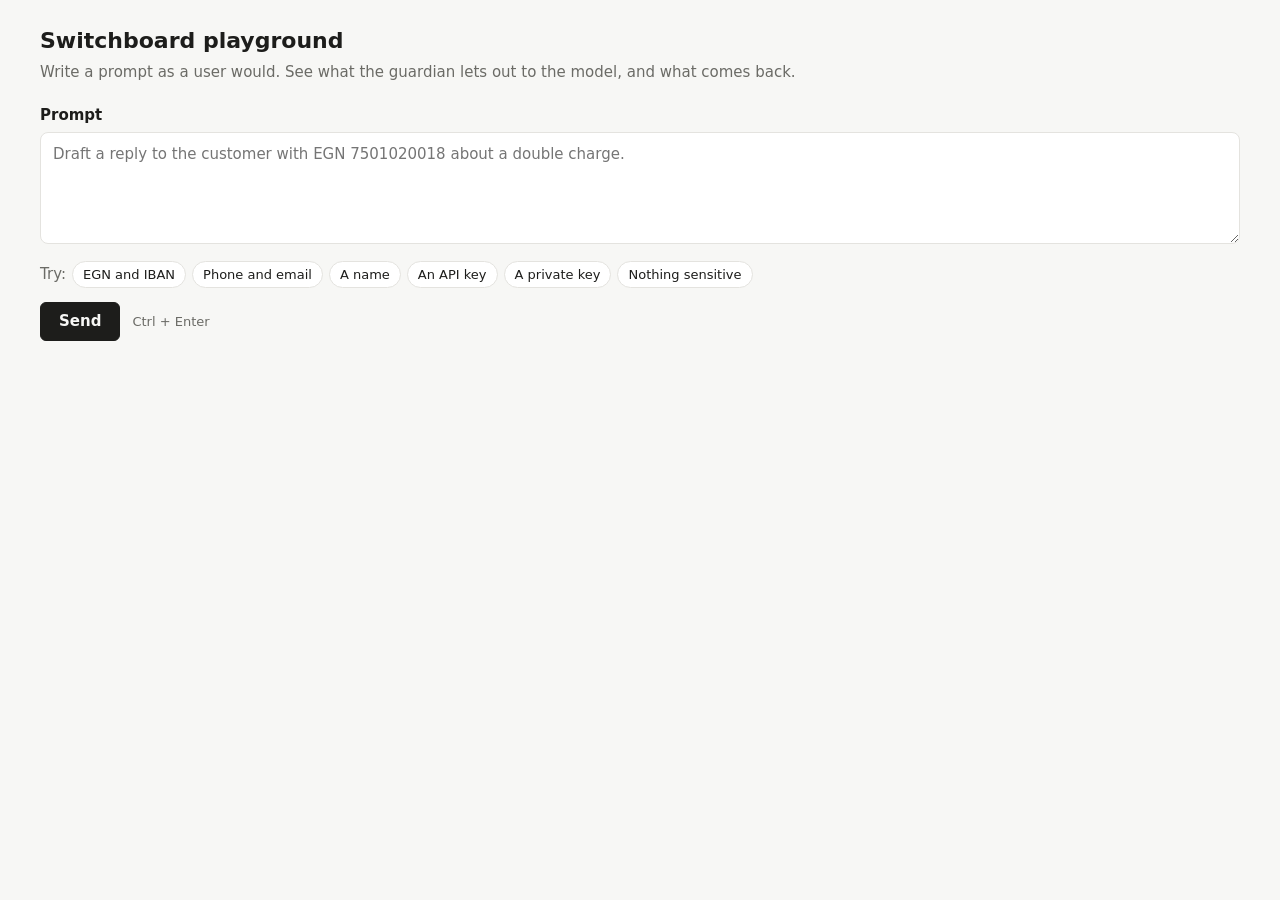
<file: console/src/main/resources/static/index.html>
<!doctype html>
<html lang="en">
<head>
    <meta charset="utf-8">
    <meta name="viewport" content="width=device-width, initial-scale=1">
    <title>Switchboard playground</title>
    <link rel="stylesheet" href="style.css">
    <script type="module" src="app.js"></script>
</head>
<body>
<main>
    <header>
        <h1>Switchboard playground</h1>
        <p class="lead">Write a prompt as a user would. See what the guardian lets out to the model, and what comes back.</p>
    </header>

    <form id="prompt-form">
        <label for="prompt" class="label">Prompt</label>
        <textarea id="prompt" rows="4" placeholder="Draft a reply to the customer with EGN 7501020018 about a double charge."></textarea>
        <div class="examples" aria-label="Examples">
            <span class="muted">Try:</span>
            <button type="button" class="example" data-prompt="Draft a reply to the customer with EGN 7501020018 and IBAN BG80BNBG96611020345678 about a payment that was charged twice.">EGN and IBAN</button>
            <button type="button" class="example" data-prompt="Call the client on +359 88 123 4567 or write to maria.ivanova@firma.bg and confirm the new date.">Phone and email</button>
            <button type="button" class="example" title="Names need the decision model, a local model that is off by default" data-prompt="Radka Petrova from Burgas asks when her refund arrives. Write a short, kind answer.">A name</button>
            <button type="button" class="example" data-prompt="Why does my key sk-ant-api03-abcdefghijklmnopqrstuvwxyz012345 stop working after an hour?">An API key</button>
            <button type="button" class="example" data-prompt="Fix the format of this key: -----BEGIN PRIVATE KEY----- MIIEvQIBADANBgkqhkiG9w0BAQEFAASC">A private key</button>
            <button type="button" class="example" data-prompt="Explain Kafka consumer groups in two sentences.">Nothing sensitive</button>
        </div>
        <div class="actions">
            <button type="submit" id="send">Send</button>
            <span class="muted hint">Ctrl + Enter</span>
            <span id="status" class="muted" role="status"></span>
        </div>
    </form>

    <section id="result" hidden>
        <div class="verdict">
            <span id="route" class="route"></span>
            <span id="route-text"></span>
            <span id="reasons" class="reasons"></span>
            <span id="latency" class="muted"></span>
        </div>
        <div class="panels">
            <article class="panel">
                <h2>You wrote</h2>
                <p class="caption">Real values the guardian found are marked.</p>
                <div id="written" class="text"></div>
            </article>
            <article class="panel">
                <h2>What left for the model</h2>
                <p class="caption" id="sent-caption"></p>
                <div id="sent" class="text"></div>
            </article>
            <article class="panel">
                <h2>What you got back</h2>
                <p class="caption" id="answer-caption"></p>
                <div id="answer" class="text"></div>
            </article>
        </div>
        <details id="swaps-details">
            <summary>Values and their surrogates</summary>
            <div class="table">
                <table>
                    <thead><tr><th>Type</th><th>Real value</th><th>Sent instead</th></tr></thead>
                    <tbody id="swaps"></tbody>
                </table>
            </div>
        </details>
    </section>
</main>
</body>
</html>
</file>
<file: console/src/main/resources/static/style.css>
:root {
    --bg: #f7f7f5; --surface: #ffffff; --text: #1d1d1b; --muted: #6b6b66; --line: #e4e3df;
    --cloud: #2f6fb3; --surrogate: #a86400; --local: #2e7d4f; --block: #b3261e;
    --real: #fbe7c6; --fake: #dbe8f7;
}
@media (prefers-color-scheme: dark) {
    :root {
        --bg: #161615; --surface: #1f1f1d; --text: #ecebe6; --muted: #9a9993; --line: #33332f;
        --cloud: #7fb0e6; --surrogate: #e3a54f; --local: #74c294; --block: #f08a82;
        --real: #4a3a1e; --fake: #1e3350;
    }
}
* { box-sizing: border-box; }
body { margin: 0; padding: 24px 16px 48px; background: var(--bg); color: var(--text);
       font: 15px/1.5 system-ui, -apple-system, "Segoe UI", sans-serif; }
main { max-width: 1200px; margin: 0 auto; }
h1 { font-size: 22px; margin: 0 0 4px; }
h2 { font-size: 13px; margin: 0; color: var(--muted); font-weight: 600; text-transform: uppercase; letter-spacing: .04em; }
.lead { margin: 0 0 20px; color: var(--muted); }
.muted { color: var(--muted); }
.label { display: block; font-weight: 600; margin-bottom: 6px; }
textarea { width: 100%; font: inherit; padding: 10px 12px; border: 1px solid var(--line); border-radius: 8px;
           background: var(--surface); color: var(--text); resize: vertical; }
textarea:focus, button:focus-visible { outline: 2px solid var(--cloud); outline-offset: 1px; }
button { font: inherit; padding: 6px 12px; border: 1px solid var(--line); border-radius: 6px;
         background: var(--surface); color: var(--text); cursor: pointer; }
button:hover { border-color: var(--muted); }
#send { background: var(--text); color: var(--bg); border-color: var(--text); padding: 7px 18px; font-weight: 600; }
#send:disabled { opacity: .5; cursor: default; }
.examples { display: flex; flex-wrap: wrap; gap: 6px; align-items: center; margin: 10px 0 14px; }
.example { font-size: 13px; padding: 3px 10px; border-radius: 999px; }
.actions { display: flex; align-items: center; gap: 12px; flex-wrap: wrap; }
.hint { font-size: 13px; }
#result { margin-top: 28px; }
.verdict { display: flex; flex-wrap: wrap; align-items: center; gap: 8px 14px; margin-bottom: 14px; }
.route { font-weight: 700; text-transform: uppercase; letter-spacing: .05em; padding: 2px 10px; border-radius: 6px;
         border: 1.5px solid currentColor; font-size: 13px; }
.route.cloud { color: var(--cloud); }
.route.surrogate { color: var(--surrogate); }
.route.local, .route.sketch { color: var(--local); }
.route.block { color: var(--block); }
.reasons { display: flex; flex-wrap: wrap; gap: 6px; }
.reason { font-size: 12px; padding: 1px 8px; border-radius: 999px; background: var(--line); }
.panels { display: grid; grid-template-columns: repeat(3, minmax(0, 1fr)); gap: 12px; }
@media (max-width: 900px) { .panels { grid-template-columns: 1fr; } }
.panel { background: var(--surface); border: 1px solid var(--line); border-radius: 8px; padding: 14px; min-width: 0; }
.caption { margin: 4px 0 10px; font-size: 13px; color: var(--muted); min-height: 1.5em; }
.text { white-space: pre-wrap; overflow-wrap: anywhere; }
.text.empty { color: var(--muted); font-style: italic; }
mark { border-radius: 3px; padding: 0 2px; color: inherit; }
mark.real { background: var(--real); }
mark.fake { background: var(--fake); }
details { margin-top: 14px; }
summary { cursor: pointer; color: var(--muted); }
.table { overflow-x: auto; margin-top: 8px; background: var(--surface); border: 1px solid var(--line); border-radius: 8px; }
table { width: 100%; border-collapse: collapse; font-size: 14px; }
th, td { text-align: left; padding: 7px 12px; border-bottom: 1px solid var(--line); }
th { color: var(--muted); font-weight: 500; font-size: 12px; text-transform: uppercase; letter-spacing: .04em; }
tr:last-child td { border-bottom: 0; }
td { font-family: ui-monospace, SFMono-Regular, Menlo, monospace; font-size: 13px; overflow-wrap: anywhere; }
td:first-child { font-family: inherit; }
.error { color: var(--block); }
</file>
